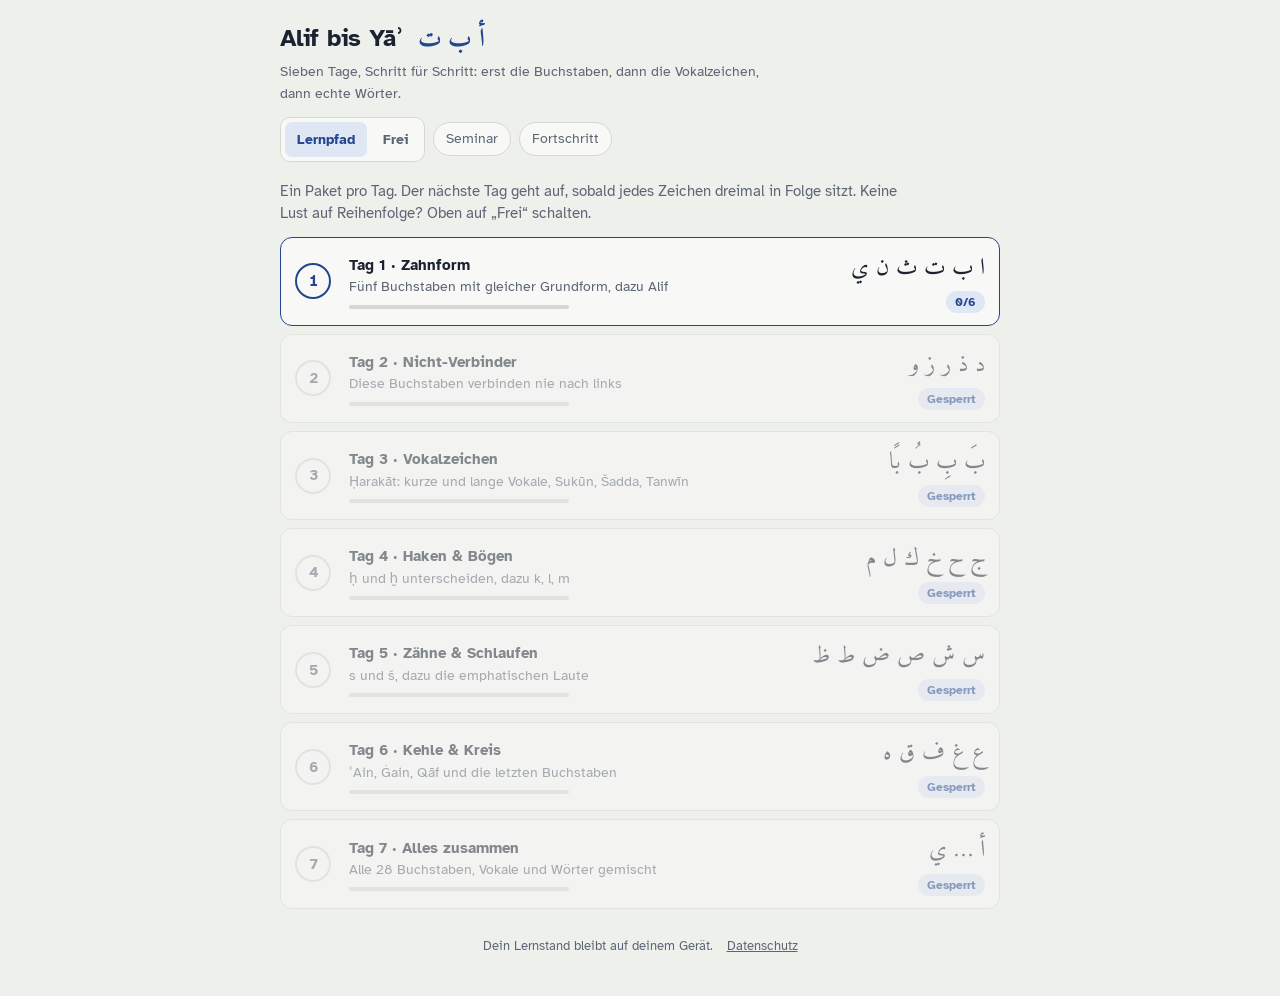
<file: index.html>
<!doctype html>
<html lang="de">
<head>
<meta charset="utf-8">
<meta name="viewport" content="width=device-width, initial-scale=1, viewport-fit=cover">
<title>Alif bis Yāʾ – Arabisches Alphabet lernen</title>
<meta name="description" content="Arabisches Alphabet spielerisch lernen: 7-Tage-Lernpfad mit allen 28 Buchstaben, Vokalzeichen (Ḥarakāt) und Lesewörtern. Kostenlos, ohne Anmeldung, funktioniert offline.">
<meta name="theme-color" content="#eef0ec" media="(prefers-color-scheme: light)">
<meta name="theme-color" content="#12161f" media="(prefers-color-scheme: dark)">
<link rel="manifest" href="manifest.webmanifest">
<link rel="icon" href="icons/favicon-32.png" sizes="32x32" type="image/png">
<link rel="apple-touch-icon" href="icons/apple-touch-icon.png">
<meta name="apple-mobile-web-app-capable" content="yes">
<meta name="apple-mobile-web-app-title" content="Alif bis Yāʾ">
<meta property="og:title" content="Alif bis Yāʾ – Arabisches Alphabet lernen">
<meta property="og:description" content="In 7 Tagen alle 28 Buchstaben, die Vokalzeichen und erste Wörter lesen.">
<meta property="og:image" content="icons/icon-512.png">
<meta property="og:type" content="website">
<link rel="stylesheet" href="fonts.css">
<style>
:root{color-scheme:light;padding-top:env(safe-area-inset-top,0px);padding-bottom:env(safe-area-inset-bottom,0px)}
html,body{margin:0}img{max-width:100%}
.foot{max-width:720px;margin:28px auto 0;font-size:.8rem;color:var(--muted);display:flex;gap:14px;flex-wrap:wrap;justify-content:center}
.foot a{color:var(--muted)}
body.seminar .foot{display:none}

/* Layout: eine schmale Lernspalte. Oben Umschalter Lernpfad/Frei, darunter Pfad, Etappe oder freie Tabs, darunter die Quizkarte */
:root{
  --bg:#eef0ec; --surface:#f8f9f6; --fg:#1b2230; --muted:#5d6675; --line:#d4d9d2;
  --accent:#23468f; --accent-soft:#dfe6f4; --good:#2f7a4a; --bad:#b2402f; --good-soft:#dcefe2; --bad-soft:#f6e0dc;
  --f-ar:"Amiri","Noto Naskh Arabic","Geeza Pro","Arial",serif;
  --f-body:"Atkinson Hyperlegible",system-ui,-apple-system,"Segoe UI",sans-serif;
}
@media (prefers-color-scheme:dark){:root:not([data-theme="light"]){
  --bg:#12161f; --surface:#1a1f2b; --fg:#e4e7ee; --muted:#9aa3b3; --line:#2c3342;
  --accent:#8fb0ff; --accent-soft:#232f4a; --good:#7dd39b; --bad:#f08a78; --good-soft:#1d3327; --bad-soft:#3a2420; color-scheme:dark}}
:root[data-theme="dark"]{
  --bg:#12161f; --surface:#1a1f2b; --fg:#e4e7ee; --muted:#9aa3b3; --line:#2c3342;
  --accent:#8fb0ff; --accent-soft:#232f4a; --good:#7dd39b; --bad:#f08a78; --good-soft:#1d3327; --bad-soft:#3a2420; color-scheme:dark}

*{box-sizing:border-box}
[hidden]{display:none!important}
body{background:var(--bg);color:var(--fg);font-family:var(--f-body);font-size:15px;line-height:1.5;
  padding-left:max(16px,env(safe-area-inset-left,0px));padding-right:max(16px,env(safe-area-inset-right,0px));padding-block:20px 40px}
.wrap{max-width:720px;margin:0 auto;display:flex;flex-direction:column;gap:18px}
header{display:flex;justify-content:space-between;align-items:flex-end;gap:12px;flex-wrap:wrap}
h1{font-size:1.5rem;margin:0;text-wrap:balance;letter-spacing:-.01em}
h1 .ar{font-family:var(--f-ar);font-weight:700;color:var(--accent);font-size:1.6rem;margin-inline-start:6px}
.sub{color:var(--muted);margin:2px 0 0;font-size:.9rem;max-width:56ch}
.hctl{display:flex;gap:8px;align-items:center;flex-wrap:wrap}
button{font:inherit;color:inherit;cursor:pointer}
button:focus-visible{outline:2px solid var(--accent);outline-offset:2px}
.mut{color:var(--muted)}

.tabs,.seg{display:flex;gap:4px;background:var(--surface);border:1px solid var(--line);border-radius:10px;padding:4px;flex-wrap:wrap}
.tabs button,.seg button{border:0;background:transparent;padding:7px 12px;border-radius:7px;color:var(--muted);font-weight:700;font-size:.88rem}
.tabs button[aria-pressed="true"],.seg button[aria-pressed="true"]{background:var(--accent-soft);color:var(--accent)}
.toggle{border:1px solid var(--line);background:var(--surface);border-radius:999px;padding:6px 12px;font-size:.85rem;color:var(--muted)}
.toggle[aria-pressed="true"]{border-color:var(--accent);color:var(--accent)}

/* Lernpfad */
.lead{margin:0 0 12px;color:var(--muted);max-width:62ch}
.path{list-style:none;margin:0;padding:0;display:flex;flex-direction:column;gap:8px}
.stage{width:100%;display:grid;grid-template-columns:40px 1fr auto;gap:14px;align-items:center;text-align:start;border:1px solid var(--line);background:var(--surface);border-radius:12px;padding:12px 14px}
.stage .num{width:36px;height:36px;border-radius:50%;display:grid;place-items:center;font-weight:700;border:2px solid var(--line);color:var(--muted);font-variant-numeric:tabular-nums}
.stage.open{border-color:var(--accent)}
.stage.open .num{border-color:var(--accent);color:var(--accent)}
.stage.done .num{background:var(--good);border-color:var(--good);color:var(--surface)}
.stage.locked{opacity:.5;cursor:not-allowed}
.sb{display:flex;flex-direction:column;gap:1px;min-width:0}
.st{font-weight:700}
.ss{font-size:.85rem;color:var(--muted)}
.bar{display:block;height:4px;background:var(--line);border-radius:2px;overflow:hidden;margin-top:6px;width:100%;max-width:220px}
.bar i{display:block;height:100%;background:var(--good)}
.sprev{font-family:var(--f-ar);font-size:1.45rem;direction:rtl;white-space:nowrap;line-height:1.6}
.pill{font-size:.75rem;font-weight:700;border-radius:999px;padding:2px 9px;background:var(--accent-soft);color:var(--accent)}
.pill.ok{background:var(--good-soft);color:var(--good)}

.shead{display:flex;flex-direction:column;gap:6px}
.back{border:0;background:none;color:var(--accent);padding:0;font-weight:700;align-self:flex-start;font-size:.9rem}
.shead h2{margin:0;font-size:1.3rem;text-wrap:balance}
.shead p{margin:0;color:var(--muted)}
.srow{display:flex;gap:12px;align-items:center;flex-wrap:wrap;font-size:.85rem;color:var(--muted);font-variant-numeric:tabular-nums}
.srow .bar{margin:0;width:160px}
.linkbtn{border:0;background:none;color:var(--accent);padding:0;text-decoration:underline;font-size:.85rem}
.stagebody{display:flex;flex-direction:column;gap:14px}

/* Buchstaben */
.groups{display:flex;flex-direction:column;gap:14px}
.group{display:flex;gap:8px;flex-direction:column}
.glabel{font-size:.72rem;text-transform:uppercase;letter-spacing:.08em;color:var(--muted)}
.cells{display:flex;gap:8px;flex-wrap:wrap;direction:rtl}
.cell{width:64px;height:72px;border:1px solid var(--line);background:var(--surface);border-radius:8px;display:flex;flex-direction:column;align-items:center;justify-content:center}
.cell .g{font-family:var(--f-ar);font-size:2rem;line-height:1.1}
.cell .t{font-size:.72rem;color:var(--muted);direction:ltr}
.cell[aria-pressed="true"]{border-color:var(--accent);background:var(--accent-soft)}
.cell .box{width:22px;height:3px;border-radius:2px;background:var(--line);margin-top:3px;overflow:hidden}
.cell .box i{display:block;height:100%;background:var(--good)}

.detail{background:var(--surface);border:1px solid var(--line);border-radius:12px;padding:18px;display:grid;grid-template-columns:auto 1fr;gap:18px;align-items:start}
.detail .big{font-family:var(--f-ar);font-size:5.5rem;line-height:1.1;color:var(--accent);min-width:90px;text-align:center}
.detail h3{margin:0;font-size:1.2rem}
.detail h3 small{font-weight:400;color:var(--muted);font-size:.9rem;margin-inline-start:6px}
.detail p{margin:6px 0 0;max-width:62ch}
.forms{display:grid;grid-template-columns:repeat(4,1fr);gap:6px;margin-top:12px;direction:rtl}
.forms div{border:1px solid var(--line);border-radius:6px;text-align:center;padding:4px 2px}
.forms .g{font-family:var(--f-ar);font-size:2rem;line-height:1.5;display:block}
.forms .l{font-size:.68rem;color:var(--muted);direction:ltr;display:block}
.forms .na{color:var(--muted);opacity:.45}
.ex{margin-top:10px;font-size:.9rem;display:flex;gap:8px;align-items:baseline;flex-wrap:wrap}
.ex .w{font-family:var(--f-ar);font-size:1.7rem;line-height:1.5}

/* Vokalzeichen */
.hgrid{display:grid;grid-template-columns:repeat(auto-fill,minmax(150px,1fr));gap:8px}
.hcard{background:var(--surface);border:1px solid var(--line);border-radius:10px;padding:10px 12px;display:flex;flex-direction:column;gap:1px}
.hcard .g{font-family:var(--f-ar);font-size:2.5rem;line-height:1.7;direction:rtl}
.hcard .n{font-weight:700}
.hcard .tr{color:var(--accent);font-weight:700;margin-inline-start:6px}
.hcard .d{font-size:.82rem;color:var(--muted)}
.note{font-size:.88rem;color:var(--muted);max-width:62ch;margin:0}

/* Wörter */
.wgrid{display:grid;grid-template-columns:repeat(auto-fill,minmax(130px,1fr));gap:8px}
.wcard{border:1px solid var(--line);background:var(--surface);border-radius:10px;padding:8px 10px;display:flex;flex-direction:column;align-items:center;justify-content:center;min-height:100px}
.wcard .w{font-family:var(--f-ar);font-size:2rem;line-height:1.7}
.wcard .r{font-size:.82rem;color:var(--muted);text-align:center}
.wcard[aria-expanded="true"]{border-color:var(--accent)}
.wcard[aria-expanded="true"] .r{color:var(--fg)}

/* Quiz */
.quiz{background:var(--surface);border:1px solid var(--line);border-radius:12px;padding:20px;display:flex;flex-direction:column;gap:14px;align-items:center}
.qmeta{display:flex;justify-content:space-between;width:100%;font-size:.8rem;color:var(--muted);font-variant-numeric:tabular-nums}
.prompt{font-family:var(--f-ar);font-size:6.5rem;line-height:1.6;min-height:9rem;display:flex;align-items:center;max-width:100%;overflow-wrap:anywhere;text-align:center}
.prompt.wordp{font-size:4.4rem}
.prompt.latin{font-family:var(--f-body);font-size:2.6rem;font-weight:700;line-height:1.2}
.hint{font-size:.9rem;color:var(--muted);min-height:1.4em;text-align:center;max-width:56ch}
.hint .arx{font-family:var(--f-ar);font-size:1.4rem;color:var(--fg)}
.hint .win{color:var(--good);font-weight:700}
.opts{display:grid;grid-template-columns:1fr 1fr;gap:8px;width:100%}
.opt{border:1px solid var(--line);background:var(--bg);border-radius:9px;padding:10px 8px;font-size:1rem;display:flex;align-items:center;justify-content:center;gap:8px;min-height:58px}
.opt .k{font-size:.7rem;color:var(--muted);border:1px solid var(--line);border-radius:4px;padding:0 5px}
.opt .ar{font-family:var(--f-ar);font-size:2.1rem;line-height:1.3}
.opt.ok{background:var(--good-soft);border-color:var(--good);color:var(--good)}
.opt.no{background:var(--bad-soft);border-color:var(--bad);color:var(--bad)}
.opt:disabled{cursor:default}
.next{border:0;background:var(--accent);color:var(--surface);border-radius:9px;padding:10px 22px;font-weight:700}
.stats{display:flex;gap:18px;font-size:.85rem;color:var(--muted);flex-wrap:wrap;justify-content:center;font-variant-numeric:tabular-nums}
.stats b{color:var(--fg)}
.tip{font-size:.85rem;color:var(--muted);border-top:1px solid var(--line);padding-top:12px;max-width:62ch;margin:0}
.tip b{color:var(--fg)}
.empty{color:var(--muted);text-align:center;padding:24px 0}

/* Filter */
.filters{width:100%;display:flex;flex-direction:column;gap:8px;border-bottom:1px solid var(--line);padding-bottom:14px}
.frow{display:flex;flex-wrap:wrap;gap:6px;align-items:center}
.flabel{font-size:.72rem;text-transform:uppercase;letter-spacing:.08em;color:var(--muted);margin-inline-end:4px}
.chip{border:1px solid var(--line);background:var(--bg);border-radius:999px;padding:4px 11px;font-size:.82rem;color:var(--muted);display:inline-flex;gap:6px;align-items:center}
.chip .ar{font-family:var(--f-ar);font-size:1.15rem;line-height:1.2;color:var(--fg)}
.chip[aria-pressed="true"]{background:var(--accent-soft);border-color:var(--accent);color:var(--accent)}

/* Fortschritt übertragen */
.sync{background:var(--surface);border:1px solid var(--line);border-radius:12px;padding:18px;display:flex;flex-direction:column;gap:12px}
.sync-head{display:flex;justify-content:space-between;align-items:baseline;gap:12px}
.sync h2{margin:0;font-size:1.2rem}
.sync h3{margin:0;font-size:1rem}
.sync-sum{margin:0;color:var(--muted);font-variant-numeric:tabular-nums}
.sync-grid{display:grid;grid-template-columns:repeat(auto-fit,minmax(260px,1fr));gap:12px}
.sync-card{border:1px solid var(--line);border-radius:10px;padding:14px;display:flex;flex-direction:column;gap:10px;min-width:0;background:var(--bg)}
.qr{background:#fff;border-radius:8px;padding:8px;width:min(210px,100%);align-self:center;line-height:0}
.qr svg{width:100%;height:auto;display:block}
.coderow{display:flex;gap:6px}
.coderow input,.sync textarea{flex:1;min-width:0;font-size:.85rem;font-family:ui-monospace,Menlo,Consolas,monospace;border:1px solid var(--line);border-radius:8px;padding:8px;background:var(--surface);color:var(--fg)}
.sync textarea{resize:vertical;width:100%}
.btn{border:0;background:var(--accent);color:var(--surface);border-radius:8px;padding:8px 14px;font-weight:700;font-size:.88rem;text-align:center}
.btn.ghost{background:transparent;color:var(--accent);border:1px solid var(--accent)}
.filelabel{cursor:pointer;align-self:flex-start}
.btnrow{display:flex;gap:8px;flex-wrap:wrap}
.msg{font-size:.88rem;margin:0}
.msg.err{color:var(--bad)}
.msg.ok{color:var(--good);font-weight:700}

/* Seminar-Modus: klein, gedimmt, ohne Erklärtexte */
body.seminar{font-size:13px}
body.seminar .wrap{max-width:440px;gap:10px}
body.seminar h1,body.seminar .sub,body.seminar .tip,body.seminar .stats,body.seminar .lead,body.seminar .ss,body.seminar .shead p,body.seminar .note{display:none}
body.seminar .prompt{font-size:4.2rem;min-height:6rem}
body.seminar .prompt.wordp{font-size:3rem}
body.seminar .prompt.latin{font-size:1.8rem}
body.seminar .quiz{padding:12px;gap:10px;opacity:.85}
body.seminar .opt{min-height:44px;padding:6px}
body.seminar .opt.ok,body.seminar .opt.no{background:var(--bg)}
body.seminar .filters{gap:5px;padding-bottom:8px}
body.seminar .chip{padding:2px 8px;font-size:.75rem}
body.seminar .chip .lbl,body.seminar .flabel{display:none}
body.seminar .stage{padding:8px 10px}

@media (max-width:520px){
  .detail{grid-template-columns:1fr}
  .detail .big{text-align:start}
  .prompt{font-size:5rem;min-height:7.5rem}
  .prompt.wordp{font-size:3.4rem}
  .stage{grid-template-columns:36px 1fr}
  .sprev{grid-column:2;font-size:1.25rem}
}
@media (prefers-reduced-motion:no-preference){
  .opt,.cell,.stage,.wcard{transition:background .15s,border-color .15s}
}
</style>
<script src="vendor/qrcode.js"></script>
</head>
<body>
<div class="wrap">
  <header>
    <div>
      <h1>Alif bis Yāʾ <span class="ar" lang="ar">أ ب ت</span></h1>
      <p class="sub" id="sub"></p>
    </div>
    <div class="hctl">
      <div class="seg" role="group" aria-label="Lernart">
        <button data-app="path" aria-pressed="true">Lernpfad</button>
        <button data-app="free" aria-pressed="false">Frei</button>
      </div>
      <button class="toggle" id="semBtn" aria-pressed="false" title="Taste S">Seminar</button>
      <button class="toggle" id="syncBtn" aria-pressed="false" aria-controls="syncSec">Fortschritt</button>
    </div>
  </header>

  <section id="syncSec" class="sync" hidden>
    <div class="sync-head"><h2>Fortschritt übertragen</h2><button class="back" id="syncClose">Schließen</button></div>
    <p class="sync-sum" id="syncSum"></p>
    <div class="sync-grid">
      <div class="sync-card">
        <h3>Von diesem Gerät mitnehmen</h3>
        <p class="note">Scann den QR-Code mit der Kamera des anderen Geräts. Oder kopier den Code und füg ihn dort ein.</p>
        <div class="qr" id="qrBox"></div>
        <div class="coderow"><input id="codeOut" readonly aria-label="Dein Fortschritts-Code"><button class="btn" id="copyBtn">Kopieren</button></div>
        <button class="btn ghost" id="fileBtn">Als Datei sichern</button>
      </div>
      <div class="sync-card">
        <h3>Auf dieses Gerät holen</h3>
        <p class="note">Code vom anderen Gerät einfügen oder eine gesicherte Datei öffnen.</p>
        <textarea id="codeIn" rows="3" placeholder="AY1-…" aria-label="Fortschritts-Code einfügen"></textarea>
        <label class="btn ghost filelabel">Datei öffnen<input type="file" id="fileIn" accept=".json,.txt,application/json,text/plain" hidden></label>
        <div id="importBox"></div>
      </div>
    </div>
  </section>

  <section id="pathView"></section>

  <section id="stageView" class="stagebody" hidden>
    <div class="shead" id="shead"></div>
    <nav class="tabs" id="stageTabs" aria-label="Etappe">
      <button data-st="look">Ansehen</button>
      <button data-st="practice">Üben</button>
      <button data-st="words">Wörter lesen</button>
    </nav>
    <div id="stageLook" class="stagebody"></div>
    <div id="stageWords" class="stagebody"></div>
  </section>

  <section id="freeView" class="stagebody" hidden>
    <nav class="tabs" id="freeTabs" aria-label="Modus">
      <button data-ft="learn">Alphabet</button>
      <button data-ft="read">Erkennen</button>
      <button data-ft="write">Finden</button>
      <button data-ft="forms">Formen</button>
      <button data-ft="syll">Vokale</button>
      <button data-ft="word">Wörter</button>
    </nav>
    <div id="freeLearn" class="stagebody"></div>
  </section>

  <section id="quizSec" hidden>
    <div class="quiz">
      <div class="filters" id="filters"></div>
      <div class="qmeta"><span id="qmode"></span><span id="qstreak"></span></div>
      <div class="prompt" id="prompt" lang="ar"></div>
      <div class="hint" id="hint"></div>
      <div class="opts" id="opts"></div>
      <button class="next" id="next" hidden>Weiter (Leertaste)</button>
      <div class="stats" id="stats"></div>
      <p class="tip" id="tip"></p>
    </div>
  </section>
</div>

<script>
/* ---------- Daten ---------- */
// ch, Name, Umschrift, Konsonant, Laut, Formgruppe, verbindet links, Beispiel, Umschrift, Bedeutung, hebr. (für später, wird nicht angezeigt)
const L=[
 ["ا","Alif","ā / ʾ","ʾ","Träger für langes ā, oder Sitz der Hamza","alif",0,"أَب","ʾab","Vater","א"],
 ["ب","Bāʾ","b","b","wie deutsches b","ba",1,"بَاب","bāb","Tür","ב"],
 ["ت","Tāʾ","t","t","wie deutsches t","ba",1,"تَمْر","tamr","Datteln","ת"],
 ["ث","Ṯāʾ","ṯ","ṯ","stimmloses englisches th wie in think","ba",1,"ثَلْج","ṯalǧ","Schnee","ש"],
 ["ج","Ǧīm","ǧ","ǧ","dsch wie in Dschungel","ja",1,"جَمَل","ǧamal","Kamel","ג"],
 ["ح","Ḥāʾ","ḥ","ḥ","gepresstes h aus dem Rachen","ja",1,"حُبّ","ḥubb","Liebe","ח"],
 ["خ","Ḫāʾ","ḫ","ḫ","ch wie in Bach","ja",1,"خُبْز","ḫubz","Brot","ח"],
 ["د","Dāl","d","d","wie deutsches d","dal",0,"دَار","dār","Haus","ד"],
 ["ذ","Ḏāl","ḏ","ḏ","stimmhaftes englisches th wie in this","dal",0,"ذَهَب","ḏahab","Gold","ז"],
 ["ر","Rāʾ","r","r","gerolltes Zungen-r","ra",0,"رَجُل","raǧul","Mann","ר"],
 ["ز","Zāy","z","z","stimmhaftes s wie in Sonne","ra",0,"زَيْت","zait","Öl","ז"],
 ["س","Sīn","s","s","stimmloses s wie in Haus","sin",1,"سَلَام","salām","Frieden","ס"],
 ["ش","Šīn","š","š","sch","sin",1,"شَمْس","šams","Sonne","ש"],
 ["ص","Ṣād","ṣ","ṣ","emphatisches s: Zunge tief, der Vokal danach klingt dunkler","sad",1,"صَبْر","ṣabr","Geduld","צ"],
 ["ض","Ḍād","ḍ","ḍ","emphatisches d","sad",1,"ضَيْف","ḍaif","Gast","צ"],
 ["ط","Ṭāʾ","ṭ","ṭ","emphatisches t","ta",1,"طَالِب","ṭālib","Student","ט"],
 ["ظ","Ẓāʾ","ẓ","ẓ","emphatisches ḏ","ta",1,"ظُهْر","ẓuhr","Mittag","צ"],
 ["ع","ʿAin","ʿ","ʿ","Kehlpresslaut, den es im Deutschen nicht gibt","ain",1,"عَيْن","ʿain","Auge, Quelle","ע"],
 ["غ","Ġain","ġ","ġ","Zäpfchen-r wie im deutschen Rabe","ain",1,"غَرْب","ġarb","Westen","ע"],
 ["ف","Fāʾ","f","f","wie deutsches f","fa",1,"فَم","fam","Mund","פ"],
 ["ق","Qāf","q","q","k ganz hinten im Rachen","fa",1,"قَلْب","qalb","Herz","ק"],
 ["ك","Kāf","k","k","wie deutsches k","kaf",1,"كِتَاب","kitāb","Buch","כ"],
 ["ل","Lām","l","l","wie deutsches l","lam",1,"لَيْل","lail","Nacht","ל"],
 ["م","Mīm","m","m","wie deutsches m","mim",1,"مَاء","māʾ","Wasser","מ"],
 ["ن","Nūn","n","n","wie deutsches n","ba",1,"نُور","nūr","Licht","נ"],
 ["ه","Hāʾ","h","h","gehauchtes h, auch am Wortende hörbar","ha",1,"هُوَ","huwa","er","ה"],
 ["و","Wāw","w / ū","w","w wie englisch water, oder langes ū","waw",0,"وَلَد","walad","Junge","ו"],
 ["ي","Yāʾ","y / ī","y","j wie in ja, oder langes ī","ba",1,"يَد","yad","Hand","י"]
].map((r,i)=>({i,ch:r[0],name:r[1],tr:r[2],c:r[3],snd:r[4],grp:r[5],join:!!r[6],w:r[7],wt:r[8],wm:r[9],he:r[10]}));
const byCh={}; L.forEach(l=>byCh[l.ch]=l);

const GROUPS=[
 ["ba","Zahnform: nur die Punkte unterscheiden (am Wortanfang auch ن ي)"],
 ["ja","Haken: Punkt unten, ohne Punkt, Punkt oben"],
 ["dal","Winkel, verbindet nicht nach links"],["ra","Bogen nach unten, verbindet nicht nach links"],
 ["sin","Drei Zähne"],["sad","Schlaufe"],["ta","Schlaufe mit Strich"],["ain","Offener Haken"],
 ["fa","Kreis mit Punkt(en)"],["alif","Senkrechter Strich, verbindet nicht"],["kaf","Kāf"],["lam","Lām"],["mim","Mīm"],["ha","Hāʾ"],["waw","Wāw, verbindet nicht"]
];
const FG=[
 ["zahn","Zahnform",["ba"]],["haken","Haken",["ja"]],["winkel","Winkel & Bogen",["dal","ra"]],
 ["zaehne","Drei Zähne",["sin"]],["schlaufe","Schlaufen",["sad","ta"]],["ain","Offener Haken",["ain"]],
 ["kreis","Kreis",["fa"]],["einzel","Einzelne",["alif","kaf","lam","mim","ha","waw"]]
];

const STAGES=[
 {title:"Zahnform",sub:"Fünf Buchstaben mit gleicher Grundform, dazu Alif",letters:"ا ب ت ث ن ي",
  tip:"<b>Punkte zählen:</b> ب einer unten, ت zwei oben, ث drei oben, ن einer oben, ي zwei unten. Am Wortanfang und in der Mitte sehen alle fünf gleich aus."},
 {title:"Nicht-Verbinder",sub:"Diese Buchstaben verbinden nie nach links",letters:"د ذ ر ز و",
  tip:"<b>Merksatz:</b> ا د ذ ر ز و verbinden nie nach links. Nach ihnen beginnt der nächste Buchstabe neu, in Anfangsform."},
 {title:"Vokalzeichen",sub:"Ḥarakāt: kurze und lange Vokale, Sukūn, Šadda, Tanwīn",harakat:true,
  tip:"<b>Gut zu wissen:</b> In Zeitungen und auf Schildern fehlen die Vokalzeichen meist. Lehrbücher, Kinderbücher und der Koran setzen sie. Wer sie jetzt lernt, liest später auch ohne."},
 {title:"Haken & Bögen",sub:"ḥ und ḫ unterscheiden, dazu k, l, m",letters:"ج ح خ ك ل م",
  tip:"<b>Haken-Familie:</b> ج hat den Punkt unten, ح keinen, خ oben. ح ist ein gepresstes h, خ das ch aus Bach."},
 {title:"Zähne & Schlaufen",sub:"s und š, dazu die emphatischen Laute",letters:"س ش ص ض ط ظ",
  tip:"<b>Emphatisch:</b> ص ض ط ظ sind die dunklen Gegenstücke zu s, d, t, ḏ. Die Zunge liegt tiefer, der Vokal danach klingt nach o."},
 {title:"Kehle & Kreis",sub:"ʿAin, Ġain, Qāf und die letzten Buchstaben",letters:"ع غ ف ق ه",
  tip:"<b>Paare:</b> ع und غ teilen sich die Form, ف und ق auch. ف hat einen Punkt, ق zwei und hängt am Wortende tiefer."},
 {title:"Alles zusammen",sub:"Alle 28 Buchstaben, Vokale und Wörter gemischt",all:true,
  tip:"<b>Ziel:</b> Wenn du hier durch bist, kannst du jedes vokalisierte Wort laut lesen, auch wenn du es noch nicht verstehst."}
];
const letterStage={};
STAGES.forEach((s,n)=>{s.n=n+1; s.idx=s.letters?s.letters.split(" ").map(c=>byCh[c].i):[]; s.idx.forEach(i=>letterStage[i]=s.n)});

const FATHA="َ",KASRA="ِ",DAMMA="ُ";
const H=[
 {k:"a",name:"Fatḥa",tr:"a",build:c=>c+FATHA,desc:"kurzer Strich über dem Buchstaben: kurzes a"},
 {k:"i",name:"Kasra",tr:"i",build:c=>c+KASRA,desc:"kurzer Strich unter dem Buchstaben: kurzes i"},
 {k:"u",name:"Ḍamma",tr:"u",build:c=>c+DAMMA,desc:"kleines Wāw über dem Buchstaben: kurzes u"},
 {k:"aa",name:"Langes ā",tr:"ā",build:c=>c+FATHA+"ا",desc:"Fatḥa plus Alif"},
 {k:"ii",name:"Langes ī",tr:"ī",build:c=>c+KASRA+"ي",desc:"Kasra plus Yāʾ"},
 {k:"uu",name:"Langes ū",tr:"ū",build:c=>c+DAMMA+"و",desc:"Ḍamma plus Wāw"},
 {k:"an",name:"Tanwīn a",tr:"an",build:c=>c+"ً"+"ا",desc:"doppelte Fatḥa, meist mit Alif: Endung -an"},
 {k:"in",name:"Tanwīn i",tr:"in",build:c=>c+"ٍ",desc:"doppelte Kasra: Endung -in"},
 {k:"un",name:"Tanwīn u",tr:"un",build:c=>c+"ٌ",desc:"doppelte Ḍamma: Endung -un"}
];
const HX=[
 {name:"Sukūn",ex:"بِنْت",tr:"bint",desc:"kleiner Kreis: nach diesem Buchstaben kommt kein Vokal"},
 {name:"Šadda",ex:"رَبّ",tr:"rabb",desc:"kleines w-förmiges Zeichen: der Buchstabe wird verdoppelt"}
];

const WORDS=[
 ["بَيْت","bait","Haus"],["بِنْت","bint","Tochter, Mädchen"],["اِبْن","ibn","Sohn"],["بَنَات","banāt","Töchter"],
 ["ثَابِت","ṯābit","fest, stabil"],["تِين","tīn","Feigen"],["بَاب","bāb","Tür"],["نَبَات","nabāt","Pflanze"],
 ["ثِيَاب","ṯiyāb","Kleider"],["بَيْنَ","baina","zwischen"],
 ["دِين","dīn","Religion"],["وَرْد","ward","Rosen"],["بَيْرُوت","bairūt","Beirut"],["بَرْد","bard","Kälte"],
 ["زَيْت","zait","Öl"],["زَيْتُون","zaitūn","Oliven"],["نُور","nūr","Licht"],["دَار","dār","Haus"],
 ["ذَنْب","ḏanb","Schuld, Sünde"],["وَزِير","wazīr","Minister"],["بَرِيد","barīd","Post"],["رَبّ","rabb","Herr"],
 ["دُبّ","dubb","Bär"],["وَادِي","wādī","Tal"],
 ["مَلِك","malik","König"],["كَلْب","kalb","Hund"],["لَحْم","laḥm","Fleisch"],["خُبْز","ḫubz","Brot"],
 ["جَمَل","ǧamal","Kamel"],["كِتَاب","kitāb","Buch"],["كَاتِب","kātib","Schreiber"],["مَكْتَب","maktab","Büro, Schreibtisch"],
 ["حُبّ","ḥubb","Liebe"],["بَحْر","baḥr","Meer"],["رَجُل","raǧul","Mann"],["جَبَل","ǧabal","Berg"],
 ["لَيْل","lail","Nacht"],["حَلِيب","ḥalīb","Milch"],["مَرْحَبًا","marḥaban","Hallo"],["جِدًّا","ǧiddan","sehr"],
 ["سَلَام","salām","Frieden"],["شَمْس","šams","Sonne"],["صَبْر","ṣabr","Geduld"],["طَالِب","ṭālib","Student"],
 ["سَمَك","samak","Fisch"],["بَيْض","baiḍ","Eier"],["طَبِيب","ṭabīb","Arzt"],["شَاي","šāy","Tee"],
 ["ظِلّ","ẓill","Schatten"],["مَطْبَخ","maṭbaḫ","Küche"],["صَبَاح","ṣabāḥ","Morgen"],["شَجَر","šaǧar","Bäume"],
 ["عَيْن","ʿain","Auge, Quelle"],["قَلْب","qalb","Herz"],["ضَيْف","ḍaif","Gast"],["فَم","fam","Mund"],
 ["قَلَم","qalam","Stift"],["ذَهَب","ḏahab","Gold"],["غَرْب","ġarb","Westen"],["شَارِع","šāriʿ","Straße"],
 ["سُوق","sūq","Markt"],["صَدِيق","ṣadīq","Freund"],["فُنْدُق","funduq","Hotel"],["هُوَ","huwa","er"],
 ["عِلْم","ʿilm","Wissen"],["شُكْرًا","šukran","danke"],["عَفْوًا","ʿafwan","keine Ursache"],["غَدًا","ġadan","morgen"],
 ["ظُهْر","ẓuhr","Mittag"]
].map(([ar,tr,de])=>({ar,tr,de}));
const DIA=/[ً-ْٰ]/g;
WORDS.forEach(w=>{w.stage=Math.max(...[...w.ar.replace(DIA,"")].map(c=>byCh[c]?letterStage[byCh[c].i]:7))});

const ZWJ="‍";
const forms=l=>({iso:l.ch,fin:ZWJ+l.ch,med:l.join?ZWJ+l.ch+ZWJ:null,ini:l.join?l.ch+ZWJ:null});
const FL={iso:"isoliert",ini:"Anfang",med:"Mitte",fin:"Ende"};
const FN={ini:"Anfangsform",med:"Mittelform",fin:"Endform"};

/* ---------- Speicher ---------- */
const store={get(k,d){try{const v=localStorage.getItem(k);return v!=null?JSON.parse(v):d}catch(e){return d}},
 set(k,v){try{localStorage.setItem(k,JSON.stringify(v))}catch(e){}}};
let box=store.get("ay-box",{}), tally=store.get("ay-tally",{ok:0,no:0});
const bx=k=>box[k]||0;
let app=store.get("ay-app","path");
let freeTab=store.get("ay-ftab","learn"); if(!["learn","read","write","forms","syll","word"].includes(freeTab)) freeTab="learn";
let stageN=store.get("ay-stage",null), stageTab=store.get("ay-stab","look");
let unl=store.get("ay-unl",1);
let fGroups=store.get("ay-fg",[]), fPos=store.get("ay-fp",["ini","med","fin"]);
let sel=0, streak=0, cfg=null, cur=null;

const $=id=>document.getElementById(id);
const rnd=a=>a.slice().sort(()=>Math.random()-.5);
const any=a=>a[Math.floor(Math.random()*a.length)];

/* ---------- Etappen ---------- */
const HKEYS=H.map(h=>"h:"+h.k);
function stageKeys(s){return s.all?[...L.map(l=>String(l.i)),...HKEYS]:s.harakat?HKEYS:s.idx.map(String)}
const sure=keys=>keys.filter(k=>bx(k)>=3).length;
const stageDone=s=>{const k=stageKeys(s);return sure(k)===k.length};
const known=n=>L.filter(l=>letterStage[l.i]<=n);
function stageWordsFor(s){return s.all?WORDS:s.harakat?WORDS.filter(w=>w.stage<=2):WORDS.filter(w=>w.stage===s.n)}
function checkUnlock(){
  if(unl<7&&stageDone(STAGES[unl-1])){unl++;store.set("ay-unl",unl);return unl}
  if(unl===7&&stageDone(STAGES[6])&&!store.get("ay-fin",false)){store.set("ay-fin",true);return 8}
  return 0;
}

/* ---------- Quiz-Konfiguration ---------- */
function stageCfg(s){
  const kn=known(s.n), cons=kn.filter(l=>l.ch!=="ا"), wp=WORDS.filter(w=>w.stage<=s.n);
  const base={known:kn,cons,wordPool:wp,keys:stageKeys(s),tip:s.tip,pos:["ini","med","fin"]};
  if(s.harakat) return {...base,kinds:[["syll",4],["word",2]],letters:[],words:stageWordsFor(s)};
  if(s.all) return {...base,known:L,kinds:[["read",2],["write",2],["forms",2],["syll",2],["word",3]],letters:L,words:WORDS,wordPool:WORDS};
  const sw=stageWordsFor(s), kinds=[["read",3],["write",3],["forms",2]];
  if(sw.length) kinds.push(["word",1.5]);
  if(s.n>3) kinds.push(["syll",1]);
  return {...base,kinds,letters:s.idx.map(i=>L[i]),words:sw.length?sw:wp};
}
function filtered(){return fGroups.length?L.filter(l=>FG.some(([k,,gs])=>fGroups.includes(k)&&gs.includes(l.grp))):L}
const posKeys=(l,pos)=>{const f=forms(l);return ["ini","med","fin"].filter(k=>f[k]&&pos.includes(k))};
const FREETIPS={
  read:"<b>Tipp:</b> Lern die Grundform, dann zählst du nur noch Punkte. Die falschen Antworten kommen absichtlich aus derselben Formgruppe.",
  write:"<b>Tipp:</b> ج ح خ teilen sich eine Form. Achte auf den Punkt: unten ǧ, keiner ḥ, oben ḫ.",
  forms:"<b>Tipp:</b> Nur sechs Buchstaben verbinden nicht nach links: ا د ذ ر ز و. In der Mittelform zählen fast nur noch die Punkte.",
  syll:"<b>Tipp:</b> Strich oben a, Strich unten i, kleines Wāw oben u. Doppelt gesetzt wird daraus -an, -in, -un.",
  word:"<b>Tipp:</b> Lies erst die Konsonanten, dann setz die Vokale ein. Lange Vokale erkennst du an ا و ي."
};
function freeCfg(){
  const pool=filtered(); let cons=pool.filter(l=>l.ch!=="ا"); if(!cons.length) cons=L.filter(l=>l.ch!=="ا");
  const base={known:L,letters:pool,cons,words:WORDS,wordPool:WORDS,pos:fPos,tip:FREETIPS[freeTab]};
  if(freeTab==="read"||freeTab==="write") return {...base,kinds:[[freeTab,1]],keys:pool.map(l=>String(l.i))};
  if(freeTab==="forms") return {...base,kinds:[["forms",1]],keys:pool.filter(l=>posKeys(l,fPos).length).map(l=>String(l.i))};
  if(freeTab==="syll") return {...base,kinds:[["syll",1]],keys:HKEYS};
  return {...base,kinds:[["word",1]],keys:WORDS.map(w=>"w:"+w.tr)};
}

/* ---------- Fragen ---------- */
function pickW(items,key,excl){
  const pool=items.length>1?items.filter(x=>key(x)!==excl):items;
  const ws=pool.map(x=>5-bx(key(x)));
  let r=Math.random()*ws.reduce((a,b)=>a+b,0);
  for(let k=0;k<pool.length;k++){r-=ws[k];if(r<=0)return pool[k]}
  return pool[pool.length-1];
}
function wpick(arr){let r=Math.random()*arr.reduce((a,[,w])=>a+w,0);for(const [k,w] of arr){r-=w;if(r<=0)return k}return arr[arr.length-1][0]}
function distr(l,kn){
  const same=rnd(L.filter(x=>x.grp===l.grp&&x.i!==l.i));
  const inKn=rnd(kn.filter(x=>x.grp!==l.grp));
  const rest=rnd(L.filter(x=>x.grp!==l.grp&&!kn.includes(x)));
  return [...same,...inKn,...rest].slice(0,3);
}
const formsPool=()=>cfg.letters.filter(l=>posKeys(l,cfg.pos).length);
const AVAIL={read:()=>cfg.letters.length,write:()=>cfg.letters.length,forms:()=>formsPool().length,
  syll:()=>cfg.cons.length,word:()=>cfg.words.length&&cfg.wordPool.length>=4};
const GEN={
  read(last){
    const l=pickW(cfg.letters,x=>String(x.i),last);
    return {label:"Erkennen",key:String(l.i),ok:String(l.i),prompt:l.ch,hint:"Welcher Buchstabe ist das?",
      opts:rnd([l,...distr(l,cfg.known)]).map(x=>({id:String(x.i),html:`${x.name} <span class="mut">${x.tr}</span>`})),
      explain:`Das ist <b>${l.name}</b> (${l.tr}): ${l.snd}.`};
  },
  write(last){
    const l=pickW(cfg.letters,x=>String(x.i),last);
    return {label:"Finden",key:String(l.i),ok:String(l.i),prompt:l.name,latin:true,hint:`Laut: ${l.tr}, ${l.snd}`,
      opts:rnd([l,...distr(l,cfg.known)]).map(x=>({id:String(x.i),html:`<span class="ar" lang="ar">${x.ch}</span>`})),
      explain:`${l.name} sieht so aus: <span class="arx" lang="ar">${l.ch}</span>`};
  },
  forms(last){
    const l=pickW(formsPool(),x=>String(x.i),last), k=any(posKeys(l,cfg.pos));
    return {label:"Formen",key:String(l.i),ok:String(l.i),prompt:forms(l)[k],hint:`${FN[k]}: welcher Buchstabe ist das?`,
      opts:rnd([l,...distr(l,cfg.known)]).map(x=>({id:String(x.i),html:`<span class="ar" lang="ar">${x.ch}</span> ${x.name}`})),
      explain:`Das ist <b>${l.name}</b> in der ${FN[k]}. Isoliert: <span class="arx" lang="ar">${l.ch}</span>`};
  },
  syll(last){
    const h=pickW(H,x=>"h:"+x.k,last), l=any(cfg.cons), right=l.c+h.tr, set=new Set([right]);
    const sib=L.filter(x=>x.grp===l.grp&&x.i!==l.i&&x.ch!=="ا");
    const alt=sib.length?sib:cfg.cons.filter(x=>x.i!==l.i);
    if(alt.length) set.add(any(alt).c+h.tr);
    for(const x of rnd(H)){if(set.size>=4)break;set.add(l.c+x.tr)}
    return {label:"Vokale",key:"h:"+h.k,ok:right,prompt:h.build(l.ch),hint:"Wie liest man diese Silbe?",
      opts:rnd([...set]).map(t=>({id:t,html:t})),explain:`<b>${h.name}</b>: ${h.desc}. Also <b>${right}</b>.`};
  },
  word(last){
    const w=pickW(cfg.words,x=>"w:"+x.tr,last);
    const others=rnd(cfg.wordPool.filter(x=>x.tr!==w.tr)).slice(0,3);
    return {label:"Wörter",key:"w:"+w.tr,ok:w.tr,prompt:w.ar,wordp:true,hint:"Wie liest man das Wort?",
      opts:rnd([w,...others]).map(x=>({id:x.tr,html:x.tr})),
      explain:"",after:`<b>${w.tr}</b> heißt „${w.de}“.`};
  }
};

function newQ(){
  const kinds=cfg.kinds.filter(([k])=>AVAIL[k]());
  if(!kinds.length){
    cur=null; $("prompt").textContent=""; $("opts").innerHTML=""; $("next").hidden=true;
    $("hint").innerHTML=`<div class="empty">Für diese Auswahl gibt es nichts abzufragen. Wähl eine andere Gruppe oder Position.</div>`;
    renderStats(); return;
  }
  const q=GEN[wpick(kinds)](cur&&cur.key);
  cur={...q,done:false};
  const p=$("prompt");
  p.textContent=q.prompt; p.className="prompt"+(q.latin?" latin":"")+(q.wordp?" wordp":"");
  p.setAttribute("lang",q.latin?"de":"ar");
  $("hint").innerHTML=q.hint;
  const o=$("opts"); o.innerHTML="";
  q.opts.forEach((x,n)=>{
    const b=document.createElement("button"); b.className="opt"; b.dataset.id=x.id;
    b.innerHTML=`<span class="k">${n+1}</span>${x.html}`; b.onclick=()=>answer(b); o.appendChild(b);
  });
  $("next").hidden=true; $("qmode").textContent=q.label; $("tip").innerHTML=cfg.tip||""; renderStats();
}
function answer(b){
  if(!cur||cur.done) return; cur.done=true;
  const ok=b.dataset.id===cur.ok;
  [...$("opts").children].forEach(x=>{x.disabled=true;if(x.dataset.id===cur.ok)x.classList.add("ok")});
  if(!ok) b.classList.add("no");
  box[cur.key]=ok?Math.min(4,bx(cur.key)+1):0;
  ok?(tally.ok++,streak++):(tally.no++,streak=0);
  store.set("ay-box",box); store.set("ay-tally",tally);
  let msg=ok?(cur.after||""):[cur.explain,cur.after].filter(Boolean).join(" ");
  const u=app==="path"?checkUnlock():0;
  if(u===8) msg=`<span class="win">Alle sieben Tage geschafft. Du kannst jetzt jedes vokalisierte Wort lesen.</span>`;
  else if(u) msg=`<span class="win">Tag ${u-1} geschafft. Tag ${u} ist jetzt offen.</span>`+(msg?"<br>"+msg:"");
  $("hint").innerHTML=msg||cur.hint;
  $("next").hidden=false; renderStats();
  if(app==="path"&&stageN) renderStageHead();
  if(ok&&!u){const q=cur;setTimeout(()=>{if(cur===q)newQ()},cur.after?1600:(document.body.classList.contains("seminar")?650:900))}
}
function renderStats(){
  const k=cfg.keys||[];
  $("qstreak").textContent=streak?`Serie ${streak}`:"";
  $("stats").innerHTML=`<span><b>${sure(k)}</b>/${k.length} sicher</span><span><b>${tally.ok}</b> richtig</span><span><b>${tally.no}</b> falsch</span>`;
}

/* ---------- Filter (nur Frei-Modus) ---------- */
function chip(on,html,fn){const b=document.createElement("button");b.className="chip";b.setAttribute("aria-pressed",on);b.innerHTML=html;b.onclick=fn;return b}
function renderFilters(){
  const fb=$("filters"); fb.innerHTML="";
  const show=app==="free"&&["read","write","forms","syll"].includes(freeTab);
  fb.hidden=!show; if(!show) return;
  const r1=document.createElement("div"); r1.className="frow";
  r1.innerHTML=`<span class="flabel">${freeTab==="syll"?"Konsonanten":"Formen"}</span>`;
  r1.appendChild(chip(!fGroups.length,"Alle",()=>{fGroups=[];saveF()}));
  FG.forEach(([k,label,gs])=>{
    const letters=L.filter(l=>gs.includes(l.grp)).map(l=>l.ch).join(" ");
    r1.appendChild(chip(fGroups.includes(k),`<span class="lbl">${label}</span><span class="ar" lang="ar">${letters}</span>`,()=>{
      fGroups=fGroups.includes(k)?fGroups.filter(x=>x!==k):[...fGroups,k];saveF()}));
  });
  fb.appendChild(r1);
  if(freeTab==="forms"){
    const r2=document.createElement("div"); r2.className="frow";
    r2.innerHTML=`<span class="flabel">Position</span>`;
    ["ini","med","fin"].forEach(k=>r2.appendChild(chip(fPos.includes(k),FL[k],()=>{
      const n=fPos.includes(k)?fPos.filter(x=>x!==k):[...fPos,k]; if(n.length){fPos=n;saveF()}})));
    fb.appendChild(r2);
  }
}
function saveF(){store.set("ay-fg",fGroups);store.set("ay-fp",fPos);cfg=freeCfg();renderFilters();cur=null;newQ()}

/* ---------- Buchstaben-Ansichten ---------- */
function detailHTML(l){
  const f=forms(l);
  const fc=["iso","ini","med","fin"].map(k=>f[k]
    ?`<div><span class="g" lang="ar">${f[k]}</span><span class="l">${FL[k]}</span></div>`
    :`<div><span class="g na">–</span><span class="l">${FL[k]}</span></div>`).join("");
  return `<div class="big" lang="ar">${l.ch}</div><div style="min-width:0">
    <h3>${l.name}<small>${l.tr}</small></h3>
    <p>${l.snd[0].toUpperCase()+l.snd.slice(1)}.${l.join?"":" Verbindet nicht mit dem folgenden Buchstaben."}</p>
    <div class="forms">${fc}</div>
    <div class="ex"><span class="mut">Beispiel</span><span class="w" lang="ar">${l.w}</span><span>${l.wt}, ${l.wm}</span></div></div>`;
}
function cellsEl(letters,onPick){
  const c=document.createElement("div"); c.className="cells";
  letters.forEach(l=>{
    const b=document.createElement("button"); b.className="cell"; b.setAttribute("aria-pressed",l.i===sel); b.setAttribute("aria-label",l.name);
    b.innerHTML=`<span class="g" lang="ar">${l.ch}</span><span class="t">${l.tr}</span><span class="box"><i style="width:${Math.min(4,bx(l.i))*25}%"></i></span>`;
    b.onclick=()=>{sel=l.i;onPick()}; c.appendChild(b);
  });
  return c;
}
function renderAlphabet(el){
  el.innerHTML=`<div class="detail">${detailHTML(L[sel])}</div>`;
  const g=document.createElement("div"); g.className="groups";
  GROUPS.forEach(([k,label])=>{
    const ls=L.filter(l=>l.grp===k); if(!ls.length) return;
    const d=document.createElement("div"); d.className="group";
    d.innerHTML=`<div class="glabel">${label}</div>`;
    d.appendChild(cellsEl(ls,()=>renderAlphabet(el))); g.appendChild(d);
  });
  el.appendChild(g);
}

/* ---------- Lernpfad ---------- */
function renderPath(){
  const items=STAGES.map(s=>{
    const k=stageKeys(s), p=sure(k), done=p===k.length, open=s.n<=unl;
    const st=done?"done":open?"open":"locked";
    const prev=s.letters||(s.harakat?"بَ بِ بُ بًا":"أ … ي");
    const pill=done?`<span class="pill ok">Geschafft</span>`:open?`<span class="pill">${p}/${k.length}</span>`:`<span class="pill">Gesperrt</span>`;
    return `<li><button class="stage ${st}" data-n="${s.n}" ${open?"":"disabled"} aria-label="Tag ${s.n}: ${s.title}">
      <span class="num">${done?"✓":s.n}</span>
      <span class="sb"><span class="st">Tag ${s.n} · ${s.title}</span><span class="ss">${s.sub}</span>
      <span class="bar"><i style="width:${p/k.length*100}%"></i></span></span>
      <span class="sb" style="align-items:flex-end;gap:4px"><span class="sprev" lang="ar">${prev}</span>${pill}</span></button></li>`;
  }).join("");
  $("pathView").innerHTML=`<p class="lead">Ein Paket pro Tag. Der nächste Tag geht auf, sobald jedes Zeichen dreimal in Folge sitzt. Keine Lust auf Reihenfolge? Oben auf „Frei“ schalten.</p><ol class="path">${items}</ol>`;
  $("pathView").querySelectorAll(".stage").forEach(b=>b.onclick=()=>{
    stageN=+b.dataset.n; const s=STAGES[stageN-1];
    stageTab="look"; if(s.idx.length) sel=s.idx[0]; save(); render();
  });
}
function renderStageHead(){
  const s=STAGES[stageN-1], k=stageKeys(s), p=sure(k), done=p===k.length;
  const canSkip=!done&&s.n===unl&&s.n<7;
  $("shead").innerHTML=`<button class="back" id="backBtn">← Alle Tage</button>
    <h2>Tag ${s.n} · ${s.title}</h2><p>${s.sub}</p>
    <div class="srow"><span class="bar"><i style="width:${p/k.length*100}%"></i></span><span>${p}/${k.length} sicher</span>
    ${done?`<span class="pill ok">Geschafft</span>`:""}${canSkip?`<button class="linkbtn" id="skipBtn">Kann ich schon, Tag ${s.n+1} freischalten</button>`:""}</div>`;
  $("backBtn").onclick=()=>{stageN=null;save();render()};
  if(canSkip) $("skipBtn").onclick=()=>{unl++;store.set("ay-unl",unl);stageN=null;save();render()};
}
function renderStageLook(){
  const s=STAGES[stageN-1], el=$("stageLook");
  if(s.harakat){
    const cards=H.map(h=>`<div class="hcard"><span class="g" lang="ar">${h.build("ب")}</span><span><span class="n">${h.name}</span><span class="tr">b${h.tr}</span></span><span class="d">${h.desc}</span></div>`).join("")
      +HX.map(h=>`<div class="hcard"><span class="g" lang="ar">${h.ex}</span><span><span class="n">${h.name}</span><span class="tr">${h.tr}</span></span><span class="d">${h.desc}</span></div>`).join("");
    el.innerHTML=`<p class="note">Alle Beispiele auf ب. Im Üben-Teil kommen sie auf allen Buchstaben, die du schon kennst.</p><div class="hgrid">${cards}</div>`;
    return;
  }
  if(s.all){renderAlphabet(el);return}
  const ls=s.idx.map(i=>L[i]); if(!s.idx.includes(sel)) sel=s.idx[0];
  el.innerHTML=`<div class="detail">${detailHTML(L[sel])}</div>`;
  el.appendChild(cellsEl(ls,renderStageLook));
  const p=document.createElement("p"); p.className="note"; p.innerHTML=s.tip; el.appendChild(p);
}
function renderStageWords(){
  const s=STAGES[stageN-1], ws=stageWordsFor(s);
  $("stageWords").innerHTML=`<p class="note">Erst selbst laut lesen, dann antippen zum Prüfen. Alle Wörter bestehen nur aus Buchstaben, die du bis hier kennst.</p>
    <div class="wgrid">${ws.map((w,n)=>`<button class="wcard" data-n="${n}" aria-expanded="false"><span class="w" lang="ar">${w.ar}</span><span class="r">antippen</span></button>`).join("")}</div>`;
  $("stageWords").querySelectorAll(".wcard").forEach(b=>b.onclick=()=>{
    const w=ws[+b.dataset.n], open=b.getAttribute("aria-expanded")!=="true";
    b.setAttribute("aria-expanded",open); b.querySelector(".r").innerHTML=open?`<b>${w.tr}</b><br>${w.de}`:"antippen";
  });
}

/* ---------- Steuerung ---------- */
function save(){store.set("ay-app",app);store.set("ay-ftab",freeTab);store.set("ay-stage",stageN);store.set("ay-stab",stageTab)}
function render(){
  document.querySelectorAll(".seg button").forEach(b=>b.setAttribute("aria-pressed",b.dataset.app===app));
  $("sub").textContent=app==="path"
    ?"Sieben Tage, Schritt für Schritt: erst die Buchstaben, dann die Vokalzeichen, dann echte Wörter."
    :"Alles offen. Such dir selbst aus, was du üben willst.";
  if(stageN&&(stageN>unl||stageN<1||stageN>7)) stageN=null;
  const inStage=app==="path"&&stageN;
  $("pathView").hidden=!(app==="path"&&!stageN);
  $("stageView").hidden=!inStage;
  $("freeView").hidden=app!=="free";
  let quiz=null;
  if(app==="path"){
    if(!stageN) renderPath();
    else{
      renderStageHead();
      document.querySelectorAll("#stageTabs button").forEach(b=>b.setAttribute("aria-pressed",b.dataset.st===stageTab));
      $("stageLook").hidden=stageTab!=="look"; $("stageWords").hidden=stageTab!=="words";
      if(stageTab==="look") renderStageLook();
      if(stageTab==="words") renderStageWords();
      if(stageTab==="practice") quiz=stageCfg(STAGES[stageN-1]);
    }
  }else{
    document.querySelectorAll("#freeTabs button").forEach(b=>b.setAttribute("aria-pressed",b.dataset.ft===freeTab));
    $("freeLearn").hidden=freeTab!=="learn";
    if(freeTab==="learn") renderAlphabet($("freeLearn")); else quiz=freeCfg();
  }
  $("quizSec").hidden=!quiz;
  if(quiz){cfg=quiz;cur=null;renderFilters();newQ()}
}
document.querySelectorAll(".seg button").forEach(b=>b.onclick=()=>{app=b.dataset.app;save();render()});
document.querySelectorAll("#stageTabs button").forEach(b=>b.onclick=()=>{stageTab=b.dataset.st;save();render()});
document.querySelectorAll("#freeTabs button").forEach(b=>b.onclick=()=>{freeTab=b.dataset.ft;save();render()});
$("next").onclick=newQ;
function setSem(on){document.body.classList.toggle("seminar",on);$("semBtn").setAttribute("aria-pressed",on);store.set("ay-sem",on)}
$("semBtn").onclick=()=>setSem(!document.body.classList.contains("seminar"));

function navList(){
  if(app==="free"&&freeTab==="learn") return {list:L.map(l=>l.i),redraw:()=>renderAlphabet($("freeLearn"))};
  if(app==="path"&&stageN&&stageTab==="look"){
    const s=STAGES[stageN-1];
    if(s.all) return {list:L.map(l=>l.i),redraw:renderStageLook};
    if(s.idx.length) return {list:s.idx,redraw:renderStageLook};
  }
  return null;
}
document.addEventListener("keydown",e=>{
  if(e.target.tagName==="INPUT"||e.target.tagName==="TEXTAREA"||e.metaKey||e.ctrlKey||e.altKey) return;
  if(e.key==="s"||e.key==="S"){setSem(!document.body.classList.contains("seminar"));return}
  const nav=navList();
  if(nav&&(e.key==="ArrowLeft"||e.key==="ArrowRight")){
    const i=Math.max(0,nav.list.indexOf(sel)), d=e.key==="ArrowLeft"?1:-1;
    sel=nav.list[(i+d+nav.list.length)%nav.list.length]; nav.redraw(); return;
  }
  if($("quizSec").hidden) return;
  const n=+e.key; if(n>=1&&n<=4){const b=$("opts").children[n-1]; if(b) b.click()}
  if((e.key===" "||e.key==="Enter")&&cur&&cur.done){e.preventDefault();newQ()}
});

/* ---------- Fortschritt übertragen ---------- */
// Code-Format: AY1-<Stände>.<Tag><fertig>.<richtig>.<falsch>-<Prüfzeichen>
// Stände: je zwei Werte (0–4) in einem Zeichen. Reihenfolge: 28 Buchstaben, 9 Vokalzeichen, dann WORDS.
// Wichtig: neue Wörter nur hinten an WORDS anhängen, sonst passen alte Codes nicht mehr.
const B36="0123456789abcdefghijklmnopqrstuvwxyz";
const syncKeys=()=>[...L.map(l=>String(l.i)),...HKEYS,...WORDS.map(w=>"w:"+w.tr)];
const checkChar=raw=>B36[[...raw].reduce((a,c,i)=>(a+c.charCodeAt(0)*(i+1))%36,0)];
function encodeProgress(){
  const ds=syncKeys().map(k=>bx(k)); if(ds.length%2) ds.push(0);
  let body=""; for(let i=0;i<ds.length;i+=2) body+=B36[ds[i]*5+ds[i+1]];
  const raw=`${body}.${unl}${store.get("ay-fin",false)?1:0}.${tally.ok.toString(36)}.${tally.no.toString(36)}`;
  return `AY1-${raw}-${checkChar(raw)}`;
}
function decodeProgress(input){
  let s=String(input||"").trim();
  const h=s.match(/#p=([^&\s]+)/); if(h) s=decodeURIComponent(h[1]);
  s=s.replace(/\s+/g,"").toLowerCase();
  if(!s) return null;
  const parts=s.split("-");
  if(parts.length!==3||parts[0]!=="ay1") throw new Error("Das sieht nicht nach einem Fortschritts-Code aus. Er fängt mit AY1- an.");
  const raw=parts[1];
  if(checkChar(raw)!==parts[2]) throw new Error("Der Code ist unvollständig oder hat einen Tippfehler. Kopier ihn am besten noch mal komplett.");
  const [body,m,ok,no]=raw.split(".");
  if(!body||!m||m.length<2) throw new Error("Der Code ist unvollständig. Kopier ihn am besten noch mal komplett.");
  const ds=[];
  for(const c of body){const v=B36.indexOf(c); if(v<0||v>24) throw new Error("Der Code enthält ein ungültiges Zeichen."); ds.push(Math.floor(v/5),v%5)}
  const b={}; syncKeys().forEach((k,i)=>{if(ds[i]) b[k]=ds[i]});
  return {box:b,unl:Math.min(7,Math.max(1,+m[0]||1)),fin:m[1]==="1",tally:{ok:parseInt(ok,36)||0,no:parseInt(no,36)||0}};
}
function summarize(b,u,fin){
  const n=keys=>keys.filter(k=>(b[k]||0)>=3).length;
  const ls=n(L.map(l=>String(l.i))), hs=n(HKEYS), ws=n(WORDS.map(w=>"w:"+w.tr));
  return `${ls}/28 Buchstaben, ${hs}/9 Vokalzeichen und ${ws} Wörter sicher · ${fin?"alle Tage geschafft":"bis Tag "+u+" offen"}`;
}
function openSync(){
  $("syncSec").hidden=false; $("syncBtn").setAttribute("aria-pressed","true");
  $("syncSum").textContent="Auf diesem Gerät: "+summarize(box,unl,store.get("ay-fin",false));
  const code=encodeProgress(); $("codeOut").value=code;
  const url=location.origin+location.pathname+"#p="+code;
  try{
    if(typeof qrcode!=="function") throw 0;
    const q=qrcode(0,"M"); q.addData(url); q.make();
    $("qrBox").innerHTML=q.createSvgTag({cellSize:4,margin:2,scalable:true,alt:"QR-Code mit deinem Lernstand"});
    $("qrBox").hidden=false;
  }catch(e){$("qrBox").hidden=true}
}
function closeSync(){$("syncSec").hidden=true;$("syncBtn").setAttribute("aria-pressed","false")}
$("syncBtn").onclick=()=>$("syncSec").hidden?openSync():closeSync();
$("syncClose").onclick=closeSync;
$("copyBtn").onclick=()=>{
  const inp=$("codeOut"), done=()=>{$("copyBtn").textContent="Kopiert";setTimeout(()=>$("copyBtn").textContent="Kopieren",1500)};
  const fallback=()=>{inp.focus();inp.select();try{document.execCommand("copy");done()}catch(e){}};
  try{navigator.clipboard.writeText(inp.value).then(done,fallback)}catch(e){fallback()}
};
$("fileBtn").onclick=()=>{
  const d=new Date().toISOString().slice(0,10);
  const data={app:"alif-bis-ya",version:1,exported:new Date().toISOString(),code:encodeProgress()};
  const url=URL.createObjectURL(new Blob([JSON.stringify(data,null,1)],{type:"application/json"}));
  const a=document.createElement("a"); a.href=url; a.download=`alif-bis-ya-fortschritt-${d}.json`;
  document.body.appendChild(a); a.click(); a.remove(); setTimeout(()=>URL.revokeObjectURL(url),2000);
};
let pending=null;
function showImport(text,intro){
  const ib=$("importBox"); pending=null;
  let res; try{res=decodeProgress(text)}catch(e){ib.innerHTML=`<p class="msg err">${e.message}</p>`;return}
  if(!res){ib.innerHTML="";return}
  pending=res;
  ib.innerHTML=`${intro?`<p class="msg">${intro}</p>`:""}<p class="msg">Gefunden: ${summarize(res.box,res.unl,res.fin)}</p>
    <div class="btnrow"><button class="btn" id="mergeBtn">Zusammenführen</button><button class="btn ghost" id="replaceBtn">Ersetzen</button></div>
    <p class="note">Zusammenführen behält von beiden Geräten jeweils den besseren Stand. Ersetzen überschreibt den Lernstand auf diesem Gerät.</p>`;
  $("mergeBtn").onclick=()=>applyImport(true);
  $("replaceBtn").onclick=()=>applyImport(false);
}
function applyImport(merge){
  if(!pending) return; const p=pending;
  if(merge){
    for(const k in p.box) box[k]=Math.max(bx(k),p.box[k]);
    unl=Math.max(unl,p.unl);
    if(p.fin) store.set("ay-fin",true);
    tally={ok:Math.max(tally.ok,p.tally.ok),no:Math.max(tally.no,p.tally.no)};
  }else{
    box={...p.box}; unl=p.unl; store.set("ay-fin",p.fin); tally={...p.tally};
  }
  store.set("ay-box",box); store.set("ay-unl",unl); store.set("ay-tally",tally);
  pending=null; $("codeIn").value="";
  openSync(); render();
  $("importBox").innerHTML=`<p class="msg ok">Übernommen. ${merge?"Beide Stände sind jetzt zusammengeführt.":"Der Lernstand wurde ersetzt."}</p>`;
}
$("codeIn").addEventListener("input",e=>showImport(e.target.value));
$("fileIn").addEventListener("change",e=>{
  const f=e.target.files&&e.target.files[0]; if(!f) return;
  const r=new FileReader();
  r.onload=()=>{let t=String(r.result);try{const j=JSON.parse(t);if(j&&j.code)t=j.code}catch(err){} showImport(t,`Datei: ${f.name}`)};
  r.onerror=()=>{$("importBox").innerHTML=`<p class="msg err">Die Datei ließ sich nicht lesen. Versuch es noch einmal.</p>`};
  r.readAsText(f); e.target.value="";
});

setSem(!!store.get("ay-sem",false));
render();
if(location.hash.startsWith("#p=")){
  const code=location.hash;
  try{history.replaceState(null,"",location.pathname+location.search)}catch(e){}
  openSync(); $("codeIn").value=decodeURIComponent(code.slice(3));
  showImport(code,"Du hast einen Fortschritts-Code geöffnet.");
  $("syncSec").scrollIntoView({block:"start"});
}
</script>

<footer class="foot"><span>Dein Lernstand bleibt auf deinem Gerät.</span><a href="datenschutz.html">Datenschutz</a></footer>
<noscript><p style="text-align:center">Diese Lern-App braucht JavaScript.</p></noscript>
<script>
if("serviceWorker" in navigator){addEventListener("load",()=>navigator.serviceWorker.register("sw.js").catch(()=>{}))}
</script>
</body>
</html>
</file>
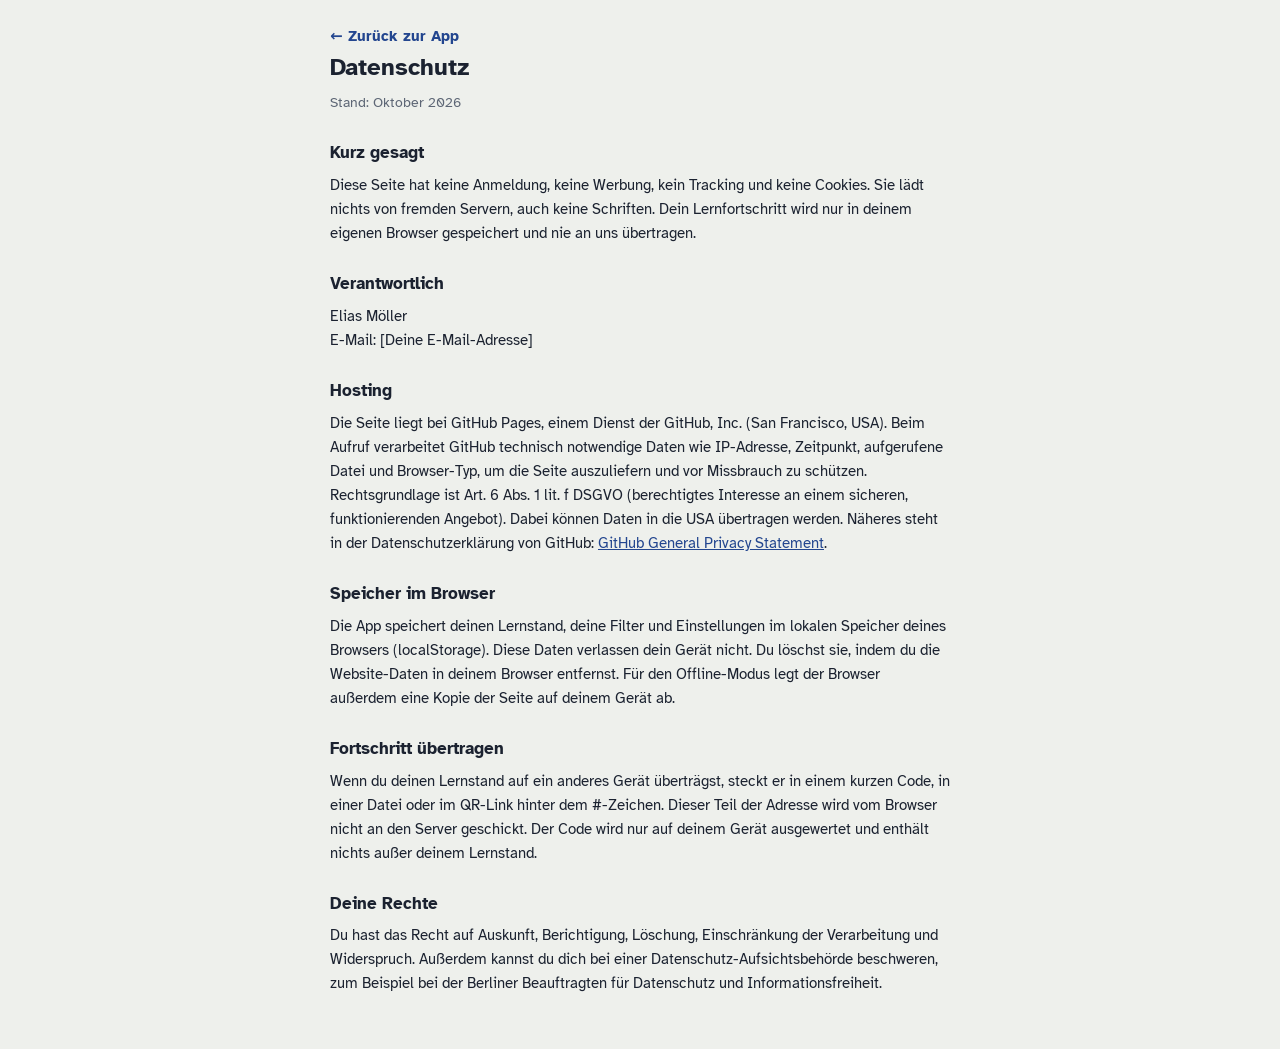
<file: datenschutz.html>
<!doctype html>
<html lang="de">
<head>
<meta charset="utf-8">
<meta name="viewport" content="width=device-width, initial-scale=1, viewport-fit=cover">
<title>Datenschutz – Alif bis Yāʾ</title>
<meta name="robots" content="noindex">
<link rel="icon" href="icons/favicon-32.png" sizes="32x32" type="image/png">
<link rel="stylesheet" href="fonts.css">
<style>
:root{--bg:#eef0ec;--fg:#1b2230;--muted:#5d6675;--accent:#23468f;--line:#d4d9d2;color-scheme:light;
  padding-top:env(safe-area-inset-top,0px);padding-bottom:env(safe-area-inset-bottom,0px)}
@media (prefers-color-scheme:dark){:root{--bg:#12161f;--fg:#e4e7ee;--muted:#9aa3b3;--accent:#8fb0ff;--line:#2c3342;color-scheme:dark}}
html,body{margin:0}
body{background:var(--bg);color:var(--fg);font-family:"Atkinson Hyperlegible",system-ui,sans-serif;font-size:15px;line-height:1.6;
  padding-left:max(16px,env(safe-area-inset-left,0px));padding-right:max(16px,env(safe-area-inset-right,0px));padding-block:24px 48px}
main{max-width:62ch;margin:0 auto}
h1{font-size:1.5rem;margin:0 0 4px}
h2{font-size:1.05rem;margin:26px 0 4px}
p,li{margin:6px 0}
a{color:var(--accent)}
.back{font-weight:700;text-decoration:none}
.muted{color:var(--muted);font-size:.85rem}
</style>
</head>
<body>
<main>
<a class="back" href="./">← Zurück zur App</a>
<h1>Datenschutz</h1>
<p class="muted">Stand: Oktober 2026</p>

<h2>Kurz gesagt</h2>
<p>Diese Seite hat keine Anmeldung, keine Werbung, kein Tracking und keine Cookies. Sie lädt nichts von fremden Servern, auch keine Schriften. Dein Lernfortschritt wird nur in deinem eigenen Browser gespeichert und nie an uns übertragen.</p>

<h2>Verantwortlich</h2>
<p>Elias Möller<br>E-Mail: [Deine E-Mail-Adresse]</p>

<h2>Hosting</h2>
<p>Die Seite liegt bei GitHub Pages, einem Dienst der GitHub, Inc. (San Francisco, USA). Beim Aufruf verarbeitet GitHub technisch notwendige Daten wie IP-Adresse, Zeitpunkt, aufgerufene Datei und Browser-Typ, um die Seite auszuliefern und vor Missbrauch zu schützen. Rechtsgrundlage ist Art. 6 Abs. 1 lit. f DSGVO (berechtigtes Interesse an einem sicheren, funktionierenden Angebot). Dabei können Daten in die USA übertragen werden. Näheres steht in der Datenschutzerklärung von GitHub: <a href="https://docs.github.com/de/site-policy/privacy-policies/github-general-privacy-statement">GitHub General Privacy Statement</a>.</p>

<h2>Speicher im Browser</h2>
<p>Die App speichert deinen Lernstand, deine Filter und Einstellungen im lokalen Speicher deines Browsers (localStorage). Diese Daten verlassen dein Gerät nicht. Du löschst sie, indem du die Website-Daten in deinem Browser entfernst. Für den Offline-Modus legt der Browser außerdem eine Kopie der Seite auf deinem Gerät ab.</p>

<h2>Fortschritt übertragen</h2>
<p>Wenn du deinen Lernstand auf ein anderes Gerät überträgst, steckt er in einem kurzen Code, in einer Datei oder im QR-Link hinter dem #-Zeichen. Dieser Teil der Adresse wird vom Browser nicht an den Server geschickt. Der Code wird nur auf deinem Gerät ausgewertet und enthält nichts außer deinem Lernstand.</p>

<h2>Deine Rechte</h2>
<p>Du hast das Recht auf Auskunft, Berichtigung, Löschung, Einschränkung der Verarbeitung und Widerspruch. Außerdem kannst du dich bei einer Datenschutz-Aufsichtsbehörde beschweren, zum Beispiel bei der Berliner Beauftragten für Datenschutz und Informationsfreiheit.</p>
</main>
</body>
</html>
</file>
<file: fonts.css>
/* amiri-arabic-400-normal */
@font-face {
  font-family: 'Amiri';
  font-style: normal;
  font-display: swap;
  font-weight: 400;
  src: url(fonts/amiri-arabic-400-normal.woff2) format('woff2');
  unicode-range: U+0600-06FF,U+0750-077F,U+0870-088E,U+0890-0891,U+0897-08E1,U+08E3-08FF,U+200C-200E,U+2010-2011,U+204F,U+2E41,U+FB50-FDFF,U+FE70-FE74,U+FE76-FEFC,U+102E0-102FB,U+10E60-10E7E,U+10EC2-10EC4,U+10EFC-10EFF,U+1EE00-1EE03,U+1EE05-1EE1F,U+1EE21-1EE22,U+1EE24,U+1EE27,U+1EE29-1EE32,U+1EE34-1EE37,U+1EE39,U+1EE3B,U+1EE42,U+1EE47,U+1EE49,U+1EE4B,U+1EE4D-1EE4F,U+1EE51-1EE52,U+1EE54,U+1EE57,U+1EE59,U+1EE5B,U+1EE5D,U+1EE5F,U+1EE61-1EE62,U+1EE64,U+1EE67-1EE6A,U+1EE6C-1EE72,U+1EE74-1EE77,U+1EE79-1EE7C,U+1EE7E,U+1EE80-1EE89,U+1EE8B-1EE9B,U+1EEA1-1EEA3,U+1EEA5-1EEA9,U+1EEAB-1EEBB,U+1EEF0-1EEF1;
}

/* amiri-latin-ext-400-normal */
@font-face {
  font-family: 'Amiri';
  font-style: normal;
  font-display: swap;
  font-weight: 400;
  src: url(fonts/amiri-latin-ext-400-normal.woff2) format('woff2');
  unicode-range: U+0100-02BA,U+02BD-02C5,U+02C7-02CC,U+02CE-02D7,U+02DD-02FF,U+0304,U+0308,U+0329,U+1D00-1DBF,U+1E00-1E9F,U+1EF2-1EFF,U+2020,U+20A0-20AB,U+20AD-20C0,U+2113,U+2C60-2C7F,U+A720-A7FF;
}

/* amiri-latin-400-normal */
@font-face {
  font-family: 'Amiri';
  font-style: normal;
  font-display: swap;
  font-weight: 400;
  src: url(fonts/amiri-latin-400-normal.woff2) format('woff2');
  unicode-range: U+0000-00FF,U+0131,U+0152-0153,U+02BB-02BC,U+02C6,U+02DA,U+02DC,U+0304,U+0308,U+0329,U+2000-206F,U+20AC,U+2122,U+2191,U+2193,U+2212,U+2215,U+FEFF,U+FFFD;
}
/* amiri-arabic-700-normal */
@font-face {
  font-family: 'Amiri';
  font-style: normal;
  font-display: swap;
  font-weight: 700;
  src: url(fonts/amiri-arabic-700-normal.woff2) format('woff2');
  unicode-range: U+0600-06FF,U+0750-077F,U+0870-088E,U+0890-0891,U+0897-08E1,U+08E3-08FF,U+200C-200E,U+2010-2011,U+204F,U+2E41,U+FB50-FDFF,U+FE70-FE74,U+FE76-FEFC,U+102E0-102FB,U+10E60-10E7E,U+10EC2-10EC4,U+10EFC-10EFF,U+1EE00-1EE03,U+1EE05-1EE1F,U+1EE21-1EE22,U+1EE24,U+1EE27,U+1EE29-1EE32,U+1EE34-1EE37,U+1EE39,U+1EE3B,U+1EE42,U+1EE47,U+1EE49,U+1EE4B,U+1EE4D-1EE4F,U+1EE51-1EE52,U+1EE54,U+1EE57,U+1EE59,U+1EE5B,U+1EE5D,U+1EE5F,U+1EE61-1EE62,U+1EE64,U+1EE67-1EE6A,U+1EE6C-1EE72,U+1EE74-1EE77,U+1EE79-1EE7C,U+1EE7E,U+1EE80-1EE89,U+1EE8B-1EE9B,U+1EEA1-1EEA3,U+1EEA5-1EEA9,U+1EEAB-1EEBB,U+1EEF0-1EEF1;
}

/* amiri-latin-ext-700-normal */
@font-face {
  font-family: 'Amiri';
  font-style: normal;
  font-display: swap;
  font-weight: 700;
  src: url(fonts/amiri-latin-ext-700-normal.woff2) format('woff2');
  unicode-range: U+0100-02BA,U+02BD-02C5,U+02C7-02CC,U+02CE-02D7,U+02DD-02FF,U+0304,U+0308,U+0329,U+1D00-1DBF,U+1E00-1E9F,U+1EF2-1EFF,U+2020,U+20A0-20AB,U+20AD-20C0,U+2113,U+2C60-2C7F,U+A720-A7FF;
}

/* amiri-latin-700-normal */
@font-face {
  font-family: 'Amiri';
  font-style: normal;
  font-display: swap;
  font-weight: 700;
  src: url(fonts/amiri-latin-700-normal.woff2) format('woff2');
  unicode-range: U+0000-00FF,U+0131,U+0152-0153,U+02BB-02BC,U+02C6,U+02DA,U+02DC,U+0304,U+0308,U+0329,U+2000-206F,U+20AC,U+2122,U+2191,U+2193,U+2212,U+2215,U+FEFF,U+FFFD;
}
/* atkinson-hyperlegible-latin-ext-400-normal */
@font-face {
  font-family: 'Atkinson Hyperlegible';
  font-style: normal;
  font-display: swap;
  font-weight: 400;
  src: url(fonts/atkinson-hyperlegible-latin-ext-400-normal.woff2) format('woff2');
  unicode-range: U+0100-02BA,U+02BD-02C5,U+02C7-02CC,U+02CE-02D7,U+02DD-02FF,U+0304,U+0308,U+0329,U+1D00-1DBF,U+1E00-1E9F,U+1EF2-1EFF,U+2020,U+20A0-20AB,U+20AD-20C0,U+2113,U+2C60-2C7F,U+A720-A7FF;
}

/* atkinson-hyperlegible-latin-400-normal */
@font-face {
  font-family: 'Atkinson Hyperlegible';
  font-style: normal;
  font-display: swap;
  font-weight: 400;
  src: url(fonts/atkinson-hyperlegible-latin-400-normal.woff2) format('woff2');
  unicode-range: U+0000-00FF,U+0131,U+0152-0153,U+02BB-02BC,U+02C6,U+02DA,U+02DC,U+0304,U+0308,U+0329,U+2000-206F,U+20AC,U+2122,U+2191,U+2193,U+2212,U+2215,U+FEFF,U+FFFD;
}
/* atkinson-hyperlegible-latin-ext-700-normal */
@font-face {
  font-family: 'Atkinson Hyperlegible';
  font-style: normal;
  font-display: swap;
  font-weight: 700;
  src: url(fonts/atkinson-hyperlegible-latin-ext-700-normal.woff2) format('woff2');
  unicode-range: U+0100-02BA,U+02BD-02C5,U+02C7-02CC,U+02CE-02D7,U+02DD-02FF,U+0304,U+0308,U+0329,U+1D00-1DBF,U+1E00-1E9F,U+1EF2-1EFF,U+2020,U+20A0-20AB,U+20AD-20C0,U+2113,U+2C60-2C7F,U+A720-A7FF;
}

/* atkinson-hyperlegible-latin-700-normal */
@font-face {
  font-family: 'Atkinson Hyperlegible';
  font-style: normal;
  font-display: swap;
  font-weight: 700;
  src: url(fonts/atkinson-hyperlegible-latin-700-normal.woff2) format('woff2');
  unicode-range: U+0000-00FF,U+0131,U+0152-0153,U+02BB-02BC,U+02C6,U+02DA,U+02DC,U+0304,U+0308,U+0329,U+2000-206F,U+20AC,U+2122,U+2191,U+2193,U+2212,U+2215,U+FEFF,U+FFFD;
}
</file>
